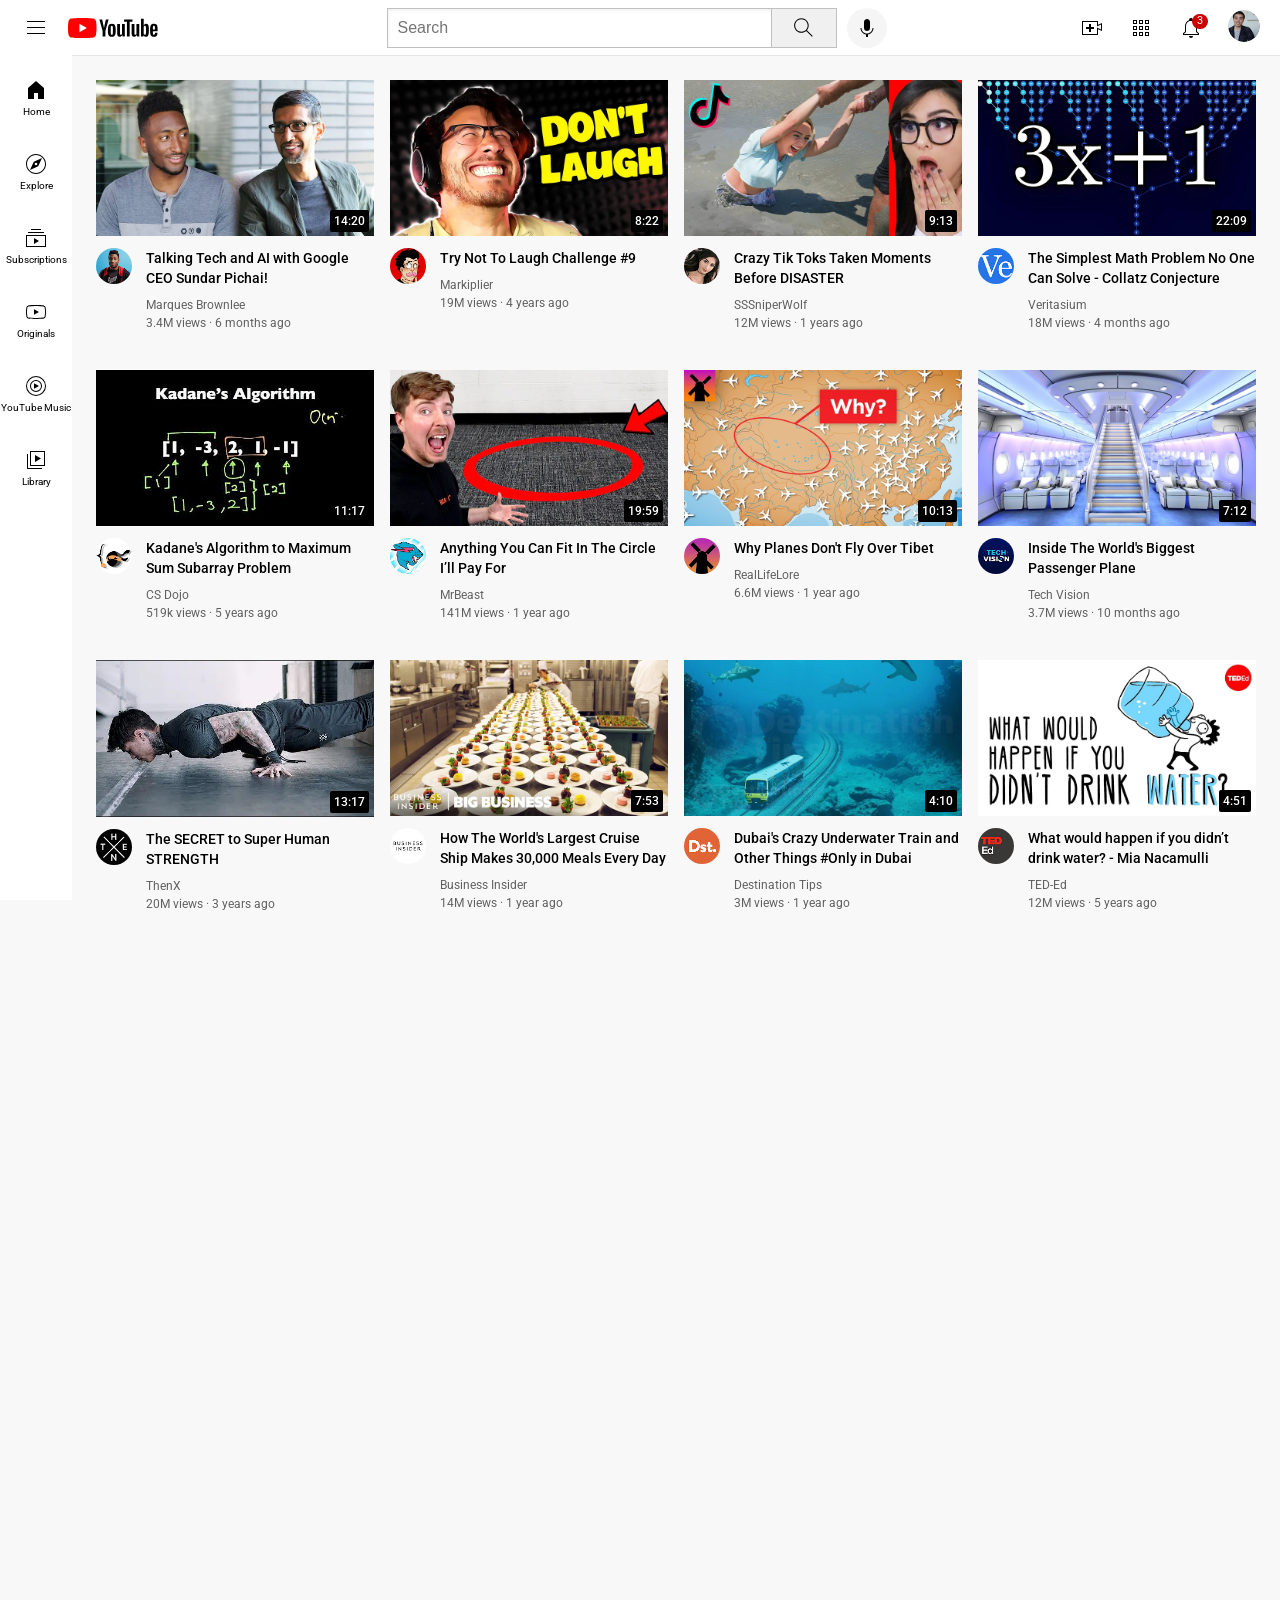
<file: index.html>
<!DOCTYPE html>
<html>
    <head>
        <title>YouTube.com</title>
        <link rel="preconnect" href="https://fonts.googleapis.com">
        <link rel="preconnect" href="https://fonts.gstatic.com" crossorigin>
        <link href="https://fonts.googleapis.com/css2?family=Roboto:wght@400;500;700&display=swap" rel="stylesheet">
        

        <link rel="stylesheet" href="styles-youtube/general.css">
        <link rel="stylesheet" href="styles-youtube/header.css">
        <link rel="stylesheet" href="styles-youtube/video.css">
        <link rel="stylesheet" href="styles-youtube/sidebar.css">
    </head>
    <body>
        <header class="header">
            <div class="left-section">
                <img class="hamburger-menu" src="icons-etc/hamburger-menu.svg">
                <img class="youtube-logo" src="icons-etc/youtube-logo.svg">
            </div>
            <div class="middle-section">
                <input class="search" type="text" placeholder="Search">
                <button class="search-button">
                    <img class="search-icon" src="icons-etc/search.svg"> 
                    <div class="tooltip">Search</div>
                </button>
                <!--put position absolute in relativex-->
                <button class="voice-search-button">
                    <img class="voice-search-icon" src="icons-etc/voice-search-icon.svg">
                    <div class="tooltip">Search with your voice</div>
                </button>
            </div>
            <div class="right-section">
                <div class="upload-icon-container">
                    <img class="upload-icon" src="icons-etc/upload.svg">
                    <div class="tooltip">Create</div>
                </div>
                <div class="youtube-apps-icon-container">
                    <img class="youtube-apps-icon" src="icons-etc/youtube-apps.svg">
                    <div class="tooltip">YouTube apps</div>
                </div>
                <div class="notifications-icon-conatiner">
                    <img class="notifications-icon" src="icons-etc/notifications.svg">
                    <div class="tooltip">Notificatons</div>
                    <div class="notifications-count">3</div>
                </div>
                <div class="current-user-icon-conatiner">
                    <img class="current-user-picture" src="channel-img/my-channel.jpeg">
                    
                </div>
                
            </div> 
        </header>
        

        <nav class="sidebar">
            <div class="sidebar-link">
                <img src="icons-etc/home.svg">
                <div>Home</div>
            </div>
            <div class="sidebar-link">
                <img src="icons-etc/explore.svg">
                <div>Explore</div>
            </div>
            <div class="sidebar-link">
                <img src="icons-etc/subscriptions.svg">
                <div>Subscriptions</div>
            </div>
            <div class="sidebar-link">
                <img src="icons-etc/originals.svg">
                <div>Originals</div>
            </div>
            <div class="sidebar-link">
                <img src="icons-etc/youtube-music.svg">
                <div>YouTube Music</div>
            </div>
            <div class="sidebar-link">
                <img src="icons-etc/library.svg">
                <div>Library</div>
            </div>
        </nav>

      <main>
        <section class="video-grid">
            <div class="video-preview">
                <a href="https://www.youtube.com/watch?v=n2RNcPRtAiY">
                    <div class="thumbnail-row">
                        <img class="thumbnail" src="thumbnails/thumbnail-1.webp">
                        <div class="video-time">14:20</div>
                    </div>
                </a>
                
                <div class="video-info-grid">
                    <div class="channel-pic">
                        <a href="https://www.youtube.com/@mkbhd">
                            <img class="profile-pic" src="channel-img/channel-1.jpeg">
                        </a>
                    </div>
                    <div class="video-info">
                        <a class="normal-link" href="https://www.youtube.com/watch?v=n2RNcPRtAiY">
                            <p class="video-title">
                                Talking Tech and AI with Google CEO Sundar Pichai!
                              </p>
                        </a>
                        <a class="normal-link" href="https://www.youtube.com/@mkbhd">
                            <p class="video-author">
                             Marques Brownlee
                          </p>
                         </a> 
                          <p class="video-stats">
                             3.4M views &#183; 6 months ago
                          </p>
                    </div>
                    
               </div>
            </div>
    
    
            <div class="video-preview">
               <a href="https://www.youtube.com/watch?v=mP0RAo9SKZk">
                <div class="thumbnail-row">
                    <img class="thumbnail" src="thumbnails/thumbnail-2.webp">
                    <div class="video-time">8:22</div>
                </div>
               </a> 
                <div class="video-info-grid" >
                    <div class="channel-pic">
                        <a href="https://www.youtube.com/@markiplier/featured">
                            <img class="profile-pic" src="channel-img/channel-2.jpeg">
                        </a>
                        
                    </div>
                    <div class="video-info">
                        <a class="normal-link" href="https://www.youtube.com/watch?v=mP0RAo9SKZk">
                            <p class="video-title">
                 
                                Try Not To Laugh Challenge #9
                             </p>
                        </a>                    
                         <a class="normal-link" href="https://www.youtube.com/@markiplier/featured">
                            <p class="video-author">
                                Markiplier
                             </p>
                         </a>
                         <p class="video-stats">
                            19M views &#183; 4 years ago
                         </p>
                    </div>
                    
                </div>
                
            </div>
    
            <div class="video-preview">
                <a href="https://www.youtube.com/watch?v=FgjPQQeTh1w">
                    <div class="thumbnail-row">
                        <img class="thumbnail" src="thumbnails/thumbnail-3.webp">
                        <div class="video-time">9:13</div>
                    </div>
                </a>
               
                <div class="video-info-grid">
                    <div class="channel-pic">
                        <a href="https://www.youtube.com/user/SSSniperWolf">
                            <img class="profile-pic" src="channel-img/channel-3.jpeg">
                        </a>
                       
                    </div>
                    <div class="video-info">
                        <a class="normal-link" href="https://www.youtube.com/watch?v=FgjPQQeTh1w">
                            <p class="video-title">
                                Crazy Tik Toks Taken Moments Before DISASTER
                             </p>
                        </a>
                       <a class="normal-link" href="https://www.youtube.com/user/SSSniperWolf">
                        <p class="video-author">
                            SSSniperWolf
                         </p>
                       </a>
                       
                         <p class="video-stats">
                            12M views &#183; 1 years ago
                         </p>
                    </div>
                    
                </div>
                
            </div>
    
            <div class="video-preview">
                <a href="https://www.youtube.com/watch?v=094y1Z2wpJg">
                    <div class="thumbnail-row">
                        <img class="thumbnail" src="thumbnails/thumbnail-4.webp">
                        <div class="video-time">22:09</div>
                    </div>
                </a>
               
                <div class="video-info-grid">
                    <div class="channel-pic">
                        <a href="https://www.youtube.com/c/veritasium">
                            <img class="profile-pic" src="channel-img/channel-4.jpeg">
                        </a>
                       
                    </div>
                    <div class="video-info">
                        <a class="normal-link" href="https://www.youtube.com/watch?v=094y1Z2wpJg">
                            <p class="video-title">
                                The Simplest Math Problem No One Can Solve - Collatz Conjecture
                              </p>
                        </a>
                        <a class="normal-link" href="https://www.youtube.com/c/veritasium">
                            <p class="video-author">
                                Veritasium
                             </p>
                        </a>
                        
                         <p class="video-stats">
                            18M views &#183; 4 months ago
                         </p>
                    </div>
                    
                </div>
                
            </div>
    
            <div class="video-preview">
                <a href="https://www.youtube.com/watch?v=86CQq3pKSUw">
                    <div class="thumbnail-row">
                        <img class="thumbnail" src="thumbnails/thumbnail-5.webp">
                        <div class="video-time">11:17</div>
                    </div>
                </a>
                
                <div class="video-info-grid">
                    <div class="channel-pic">
                        <a href="https://www.youtube.com/c/CSDojo">
                            <img class="profile-pic" src="channel-img/channel-5.jpeg">
                        </a>
                       
                    </div>
                    <div class="video-info">
                        <a class="normal-link" href="https://www.youtube.com/watch?v=86CQq3pKSUw">
                            <p class="video-title">
                 
                                Kadane's Algorithm to Maximum Sum Subarray Problem
                             </p>
                        </a>
                        <a class="normal-link" href="https://www.youtube.com/c/CSDojo">
                            <p class="video-author">
                                CS Dojo
                             </p>
                        </a>
                        
                         <p class="video-stats">
                            519k views &#183; 5 years ago
                         </p>
                    </div>
                    
                </div>
                
            </div>
    
            <div class="video-preview">
                <a href="https://www.youtube.com/watch?v=yXWw0_UfSFg">
                    <div class="thumbnail-row">
                        <img class="thumbnail" src="thumbnails/thumbnail-6.webp">
                        <div class="video-time">19:59</div>
                    </div>
                </a>
              
                <div class="video-info-grid">
                    <div class="channel-pic">
                        <a href="https://www.youtube.com/channel/UCX6OQ3DkcsbYNE6H8uQQuVA">
                            <img class="profile-pic" src="channel-img/channel-6.jpeg">
                        </a>
                      
                    </div>
                    <div class="video-info">
                        <a class="normal-link" href="https://www.youtube.com/watch?v=yXWw0_UfSFg">
                            <p class="video-title">
                 
                                Anything You Can Fit In The Circle I’ll Pay For
                              </p>
                        </a>
                        
                         <a class="normal-link" href="https://www.youtube.com/channel/UCX6OQ3DkcsbYNE6H8uQQuVA">
                            <p class="video-author">
                                MrBeast
                             </p>
                         </a>
                        
                         <p class="video-stats">
                            141M views &#183; 1 year ago
                         </p>
                    </div>
                    
                </div>
                
            </div>
    
            <div class="video-preview">
                <a href="https://www.youtube.com/watch?v=fNVa1qMbF9Y">
                    <div class="thumbnail-row">
                        <img class="thumbnail" src="thumbnails/thumbnail-7.webp">
                        <div class="video-time">10:13</div>
                    </div>
                </a>
              
                <div class="video-info-grid">
                    <div class="channel-pic">
                        <a href="https://www.youtube.com/channel/UCP5tjEmvPItGyLhmjdwP7Ww">
                            <img class="profile-pic" src="channel-img/channel-7.jpeg">
                        </a>
                        
                    </div>
                    <div class="video-info">
                        <a class="normal-link" href="https://www.youtube.com/watch?v=fNVa1qMbF9Y">
                            <p class="video-title">
                                Why Planes Don't Fly Over Tibet
                             </p>
                        </a>
                      
                         <a class="normal-link" href="https://www.youtube.com/channel/UCP5tjEmvPItGyLhmjdwP7Ww">
                            <p class="video-author">
                                RealLifeLore
                             </p>
                         </a>
                         
                         <p class="video-stats">
                            6.6M views &#183; 1 year ago
                         </p>
                    </div>
                    
                </div>
                
            </div>
    
            <div class="video-preview">
                <a href="https://www.youtube.com/watch?v=lFm4EM1juls">
                    <div class="thumbnail-row">
                        <img class="thumbnail" src="thumbnails/thumbnail-8.webp">
                        <div class="video-time">7:12</div>
                    </div>
                </a>
               
                <div class="video-info-grid">
                    <div class="channel-pic">
                        <a href="https://www.youtube.com/channel/UCHAK6CyegY22Zj2GWrcaIxg">
                            <img class="profile-pic" src="channel-img/channel-8.jpeg">
                        </a>
                        
                    </div>
                    <div class="video-info">
                        <a class="normal-link" href="https://www.youtube.com/watch?v=lFm4EM1juls">
                            <p class="video-title">
                 
                                Inside The World's Biggest Passenger Plane
                             </p>
                        </a>
                      
                         <a class="normal-link" href="https://www.youtube.com/channel/UCHAK6CyegY22Zj2GWrcaIxg">
                            <p class="video-author">
                                Tech Vision
                             </p>
                         </a>
                        
                         <p class="video-stats">
                            3.7M views &#183; 10 months ago
                         </p>
                    </div>
                    
                </div>
                
            </div>
    
            <div class="video-preview">
                <a href="https://www.youtube.com/watch?v=ixmxOlcrlUc">
                    <div class="thumbnail-row">
                        <img class="thumbnail" src="thumbnails/thumbnail-9.webp">
                        <div class="video-time">13:17</div>
                    </div>
                </a>
               
                <div class="video-info-grid">
                    <div class="channel-pic">
                        <a href="https://www.youtube.com/c/OFFICIALTHENXSTUDIOS"> 
                            <img class="profile-pic" src="channel-img/channel-9.jpeg">
                        </a>
                    </div>
                    <div class="video-info">
                        <a class="normal-link" href="https://www.youtube.com/watch?v=ixmxOlcrlUc">
                            <p class="video-title">
                 
                                The SECRET to Super Human STRENGTH
                             </p>
                        </a>
                       
                         <a class="normal-link" href="https://www.youtube.com/c/OFFICIALTHENXSTUDIOS">
                            <p class="video-author">
                                ThenX
                             </p>
                         </a>
                        
                         <p class="video-stats">
                            20M views &#183; 3 years ago
                         </p>
                    </div>
                    
                </div>
                
            </div>
    
            <div class="video-preview">
                <a href="https://www.youtube.com/watch?v=R2vXbFp5C9o">
                    <div class="thumbnail-row">
                        <img class="thumbnail" src="thumbnails/thumbnail-10.webp">
                        <div class="video-time">7:53</div>
                    </div>
                </a>
                
                <div class="video-info-grid">
                    <div class="channel-pic">
                        <a href="https://www.youtube.com/user/businessinsider">
                            <img class="profile-pic" src="channel-img/channel-10.jpeg">
                        </a>
                      
                    </div>
                    <div class="video-info">
                        <a class="normal-link" href="https://www.youtube.com/watch?v=R2vXbFp5C9o">
                            <p class="video-title">
                 
                                How The World's Largest Cruise Ship Makes 30,000 Meals Every Day
                             </p>
                        </a>
                      
                         <a class="normal-link" href="https://www.youtube.com/user/businessinsider">
                            <p class="video-author">
                                Business Insider
                             </p>
                         </a>
                       
                         <p class="video-stats">
                            14M views &#183; 1 year ago
                         </p>
                    </div>
                    
                </div>
                
            </div>
    
            <div class="video-preview">
                <a href="https://www.youtube.com/watch?v=0nZuYyXET3s">
                    <div class="thumbnail-row">
                        <img class="thumbnail" src="thumbnails/thumbnail-11.webp">
                        <div class="video-time">4:10</div>
                    </div>
                </a>
               
                <div class="video-info-grid">
                    <div class="channel-pic">
                        <a href="https://www.youtube.com/c/Destinationtips">
                            <img class="profile-pic" src="channel-img/channel-11.jpeg">
                        </a>
                        
                    </div>
                    <div class="video-info">
                        <a class="normal-link" href="https://www.youtube.com/watch?v=0nZuYyXET3s">
                            <p class="video-title">
                                Dubai's Crazy Underwater Train and Other Things #Only in Dubai
                             </p>
                        </a>
                       
                         <a class="normal-link" href="https://www.youtube.com/c/Destinationtips">
                            <p class="video-author">
                                Destination Tips
                             </p>
                         </a>
                        
                         <p class="video-stats">
                            3M views &#183; 1 year ago
                         </p>
                    </div>
                    
                </div>
                
            </div>
    
            <div class="video-preview">
                <a href="https://www.youtube.com/watch?v=9iMGFqMmUFs">
                    <div class="thumbnail-row">
                        <img class="thumbnail" src="thumbnails/thumbnail-12.webp">
                        <div class="video-time">4:51</div>
                    </div>
                </a>
               
                <div class="video-info-grid" >
                    <div class="channel-pic">
                        <a href="https://www.youtube.com/teded">
                            <img class="profile-pic" src="channel-img/channel-12.jpeg">
                        </a>
                       
                    </div>
                    <div class="video-info">
                        <a class="normal-link" href="https://www.youtube.com/watch?v=9iMGFqMmUFs">
                            <p class="video-title">
                 
                                What would happen if you didn’t drink water? - Mia Nacamulli
                             </p>
                        </a>
                       
                         <a class="normal-link" href="https://www.youtube.com/teded">
                            <p class="video-author">
                                TED-Ed
                             </p>
                         </a>
                        
                         <p class="video-stats">
                            12M views &#183; 5 years ago
                         </p>
                    </div>
                    
                </div>
                
            </div>
    

        </section>
    </main>

        

    </body>
</html>
</file>
<file: styles-youtube/general.css>
p{
    margin-top: 0;
    margin-bottom: 0;
}

/* this style below will be inherited*/
body{
    font-family: Roboto, Arial;
    margin: 0;
    padding-top: 80px;
    padding-left: 96px;
    padding-right: 24px;
    background-color: rgb(248,248,248);
    height: 2000px;
}

.normal-link{
    text-decoration: none;
    color: #000; 
}
</file>
<file: styles-youtube/header.css>
.header{
    height: 55px;

    display: flex;
    flex-direction: row;
    justify-content: space-between;

    position: fixed;
    top: 0;
    left: 0;
    right: 0;
    z-index: 100;

    background-color: white;
    border-bottom-width: 1px;
    border-bottom-style:solid ;
    border-bottom-color: rgb(228,228,228);

}

.left-section{
    display: flex;
    align-items: center;
}

.hamburger-menu{
    height: 24px;
    margin-left: 24px;
    margin-right: 20px;
    cursor: pointer;
}

.youtube-logo{
    height: 20px;
    cursor: pointer;
}

.middle-section{
    display: flex; 
    align-items: center;
    flex: 1;
    margin-left: 70px;
    margin-right: 35px;
    max-width: 500px;
}

.search{
    flex: 1;
    height: 36px;
    padding-left: 10px;
    font-size: 16px;
    border-width: 1px;
    border: 1px solid rgb(192,192,192);
    box-shadow: inset 1px 2px 3px rgba(0, 0, 0, 0.05);
    width: 0;

}

.search::placeholder{
    font-size: 16px;
}

.search-button{
    height: 40px;
    width: 66px;
    background-color: rgb(240,240,240);
    border-width: 1px;
    border-style: solid;
    border-color: rgb(192,192,192);
    margin-left: -1px;
    margin-right: 10px;
    cursor: pointer;

}

.search-button,
.voice-search-button,
.upload-icon-container,
.youtube-apps-icon-container,
.notifications-icon-conatiner{
    position: relative;
    display: flex;
    align-items: center;
    justify-content: center;
     
}

.search-button .tooltip,
.voice-search-button .tooltip,
.upload-icon-container .tooltip,
.youtube-apps-icon-container .tooltip,
.notifications-icon-conatiner .tooltip{
    position: absolute;
    background-color: gray;
    color: white;
    padding-left: 8px;
    padding-right: 8px;
    padding-top: 10px;
    padding-bottom: 10px;
    border-radius: 2px;
    font-size: 12px;
    bottom: -50px;
    opacity: 0;
    transition: opacity 0.15s;
    pointer-events: none;
    white-space: nowrap;
    
}

.search-button:hover .tooltip,
.voice-search-button:hover .tooltip,
.upload-icon-container:hover .tooltip,
.youtube-apps-icon-container:hover .tooltip,
.notifications-icon-conatiner:hover .tooltip
{
    opacity: 1;
    
}

.search-icon{
    height: 25px;
   
}

.voice-search-button{
    height: 40px;
    width: 40px;
    border-radius: 20px;
    border: none;
    background-color: rgb(245, 245, 245);
    cursor: pointer;
}

.voice-search-icon{
    height: 24px;
   
}

.right-section{
    display: flex;
    align-items: center;
    justify-content: space-between;
    width: 180px;
    margin-right: 20px;
    flex-shrink: 0;
}

.upload-icon{
    height: 24px;
    cursor: pointer;
}

.youtube-apps-icon{
    height: 24px;
    cursor: pointer;
}

.notifications-icon{
    height: 24px;
    cursor: pointer;
}

.notifications-icon-conatiner{
    position: relative;
}

.notifications-count{
    position: absolute;
    top: -2px;
    right: -5px;
    background-color: rgb(201, 0, 0);
    color: white;
    font-size: 11px;
    padding-left: 5px;
    padding-right: 5px;
    padding-top: 22x;
    padding-bottom: 2px;
    border-radius: 10px;
}

.current-user-picture{
    height: 32px;
    border-radius: 16px;
    cursor: pointer;
}
</file>
<file: styles-youtube/video.css>
.thumbnail
{
    width:100%;
}



.video-title{
    margin-top: 0;
    font-size: 14px;
    font-weight: 500;
    line-height: 20px;
    margin-bottom: 10px;
    
}

.video-info-grid{
    display: grid;
    grid-template-columns: 50px 1fr;
}

.channel-pic{
        vertical-align: top;

    }


.profile-pic{
    width: 36px;
    border-radius: 50px;
}

.thumbnail-row{
    margin-bottom: 8px;
    position: relative;
}

.video-author,
.video-stats{
    font-size: 12px;
    color: rgb(96, 96, 96);
}

.video-author{
    margin-bottom: 4px;
}

.video-grid{
    display: grid;
    grid-template-columns: 1fr 1fr 1fr;
    column-gap: 16px;
    row-gap: 40px;
}

@media (max-width: 750px) {
    .video-grid{
        grid-template-columns: 1fr 1fr;
    }
}

@media (min-width: 751px) and (max-width:999px){
    .video-grid{
        grid-template-columns: 1fr 1fr 1fr;
    }
}

@media (min-width: 1000px){
    .video-grid{
        grid-template-columns: 1fr 1fr 1fr 1fr;
    }
}

.video-time{
    background-color: black;
    color: white;
    position: absolute;
    bottom: 8px;
    right: 5px;
    font-size: 12px;
    font-weight: 500;
    padding: 4px;
    border-radius: 2px;
}
</file>
<file: styles-youtube/sidebar.css>
.sidebar{
    position: fixed;
    left: 0;
    bottom: 0;
    top: 55px;
    background-color: white;
    width: 72px;
    z-index: 200;
    padding-top: 5px;
}

.sidebar-link{
   height: 74px;
   display: flex;
   justify-content: center;
   align-items: center;
   flex-direction: column;
   cursor: pointer;
}

.sidebar-link:hover{
    background-color: rgb(235,235,235);
}

.sidebar-link img{
    height: 24px;
    margin-bottom: 4px;
}

.sidebar-link div{
    font-size: 10px;
}
</file>
